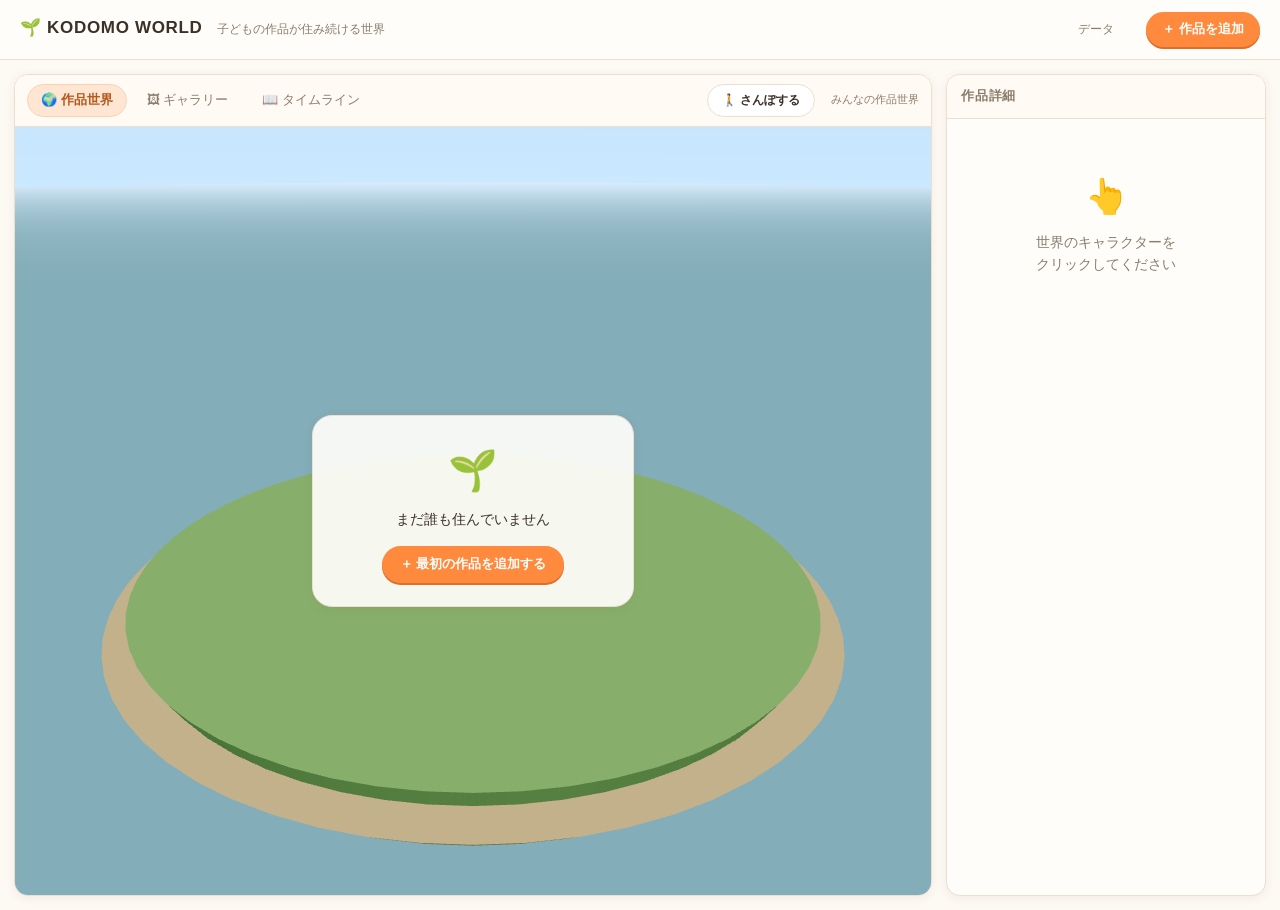
<file: index.html>
<!DOCTYPE html>
<html lang="ja">
<head>
<meta charset="utf-8">
<meta name="viewport" content="width=device-width, initial-scale=1">
<title>🌱 KODOMO WORLD</title>
<link rel="stylesheet" href="styles.css?v=19">
<link rel="stylesheet" href="gallery.css?v=19">
</head>
<body>
<header>
  <h1>🌱 KODOMO WORLD</h1>
  <span class="tag">子どもの作品が住み続ける世界</span>
  <span class="stat" id="stat"></span>
  <a class="sublink" href="data.html">データ</a>
  <a class="cta" href="add.html">＋ 作品を追加</a>
</header>

<div class="layout world-layout">
  <!-- 世界・ギャラリー・タイムライン -->
  <section class="panel">
    <div class="tabs">
      <button data-v="world" class="on">🌍 作品世界</button>
      <button data-v="archive">🖼 ギャラリー</button>
      <button data-v="timeline">📖 タイムライン</button>
      <button id="modeBtn" class="mode" type="button" style="margin-left:auto">🚶 さんぽする</button>
      <span style="font-size:11px;color:var(--ink-soft);align-self:center;margin-left:10px" id="worldName"></span>
    </div>
    <div class="view on" id="view-world">
      <div id="world3d"></div>
      <div id="worldEmpty">
        <span class="big">🌱</span>
        <span>まだ誰も住んでいません</span>
        <a class="cta" href="add.html">＋ 最初の作品を追加する</a>
      </div>
      <div id="worldHint">ドラッグで見まわす ・ ホイールで近づく ・ キャラクターをドラッグで移動</div>
      <div id="worldTier"></div>
    </div>
    <div class="view" id="view-archive"><div id="archiveBox"></div></div>
    <div class="view" id="view-timeline"><div class="tl" id="tl"></div></div>
  </section>

  <!-- 作品詳細 -->
  <aside class="panel">
    <h2>作品詳細</h2>
    <div class="body" id="detail">
      <div class="empty"><span class="big">👆</span>世界のキャラクターを<br>クリックしてください</div>
    </div>
  </aside>
</div>

<div id="lightbox"><img id="lbImg" alt="元の作品"><div class="cap" id="lbCap"></div></div>
<div id="toast"></div>

<script src="gallery.js?v=19"></script>
<script src="core.js?v=19"></script>
<script src="world.js?v=19"></script>
<script type="module" src="world3d.js?v=19"></script>
</body>
</html>
</file>
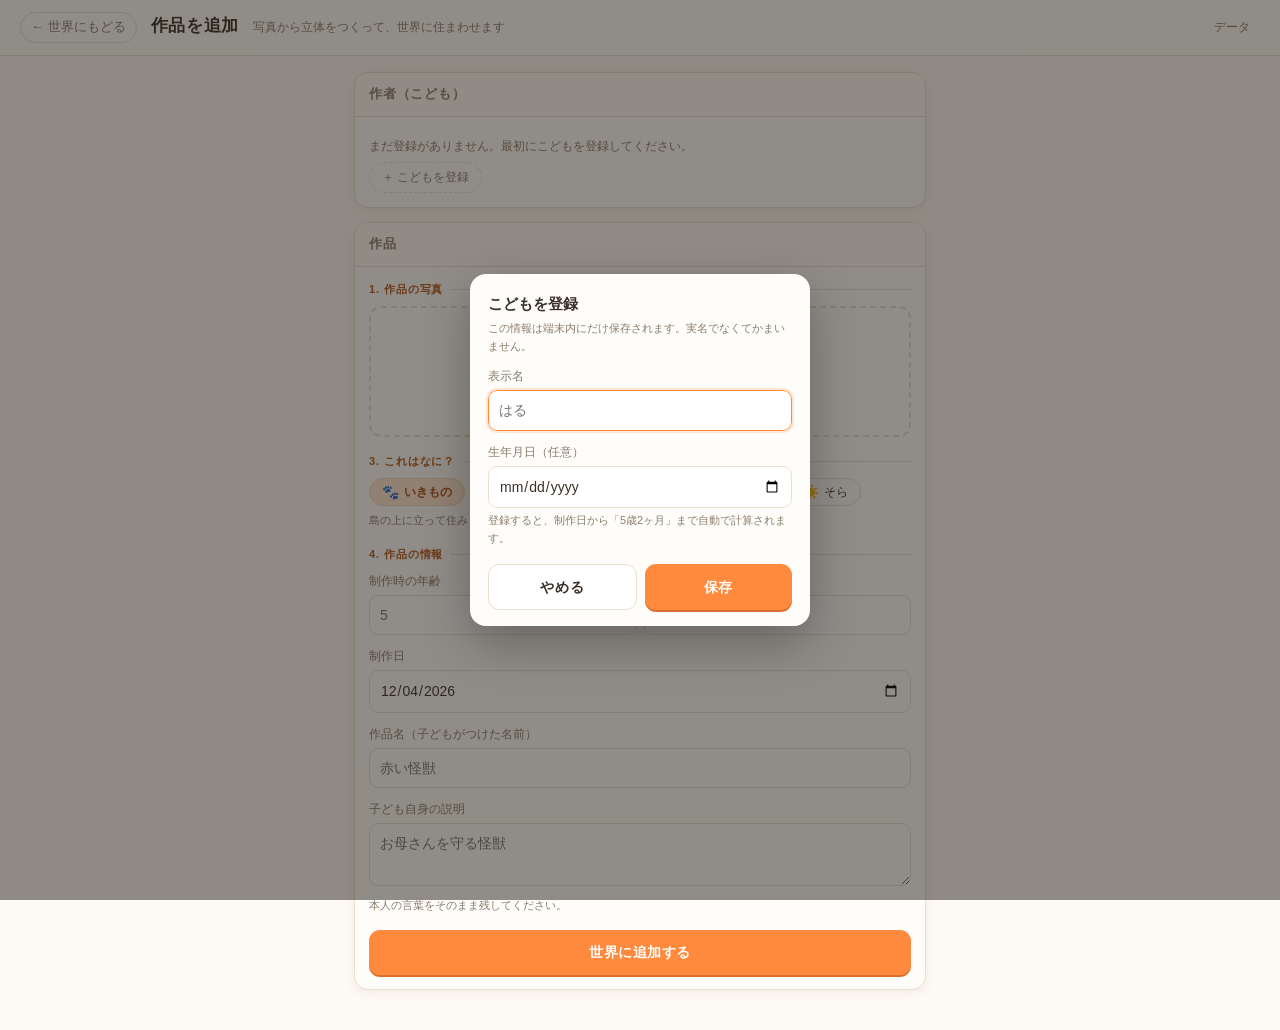
<file: add.html>
<!DOCTYPE html>
<html lang="ja">
<head>
<meta charset="utf-8">
<meta name="viewport" content="width=device-width, initial-scale=1">
<title>作品を追加 — KODOMO WORLD</title>
<link rel="stylesheet" href="styles.css?v=15">
</head>
<body>
<header>
  <a class="back" href="index.html">← 世界にもどる</a>
  <h1>作品を追加</h1>
  <span class="tag">写真から立体をつくって、世界に住まわせます</span>
  <a class="sublink" href="data.html">データ</a>
</header>

<div class="addwrap">
  <section class="panel">
    <h2>作者（こども）</h2>
    <div class="body">
      <div class="kids" id="kids"></div>
      <div class="kids-empty" id="kidsEmpty">まだ登録がありません。最初にこどもを登録してください。</div>
      <button type="button" class="mini" id="kidAdd">＋ こどもを登録</button>
    </div>
  </section>

  <section class="panel">
    <h2>作品</h2>
    <div class="body">
      <form id="form">
        <div class="step">1. 作品の写真</div>
        <div id="drop"><span class="big">🖼️</span>作品の写真を選ぶ<br><span style="font-size:11px">クリック / ドラッグ＆ドロップ</span></div>
        <input type="file" id="file" accept="image/*" hidden>
        <div id="preview"><img id="prevImg" alt=""><div class="name" id="prevName"></div></div>

        <div id="step3d" hidden>
          <div class="step">2. 3Dにする</div>
          <div id="cutWrap">
            <canvas id="cutCanvas" width="240" height="200"></canvas>
            <div id="cutBusy">かたちを読みとっています…</div>
          </div>
          <label class="check"><input type="checkbox" id="use3d" checked> 背景を抜いて立体にする</label>
          <div id="opt3d">
            <label for="tol">背景の抜き具合 <span class="v" id="tolV"></span></label>
            <input type="range" id="tol" min="6" max="32" value="16">
            <label for="thick">厚み <span class="v" id="thickV"></span></label>
            <input type="range" id="thick" min="4" max="26" value="12">
          </div>
          <div class="hint" id="cutNote"></div>
        </div>

        <div class="step">3. これはなに？</div>
        <div class="roles" id="roles"></div>
        <div class="hint" id="roleHint"></div>

        <div class="step">4. 作品の情報</div>

        <div class="row">
          <div>
            <label for="ageY">制作時の年齢</label>
            <input type="number" id="ageY" min="0" max="20" placeholder="5" required>
          </div>
          <div>
            <label for="ageM">ヶ月（任意）</label>
            <input type="number" id="ageM" min="0" max="11" placeholder="2">
          </div>
        </div>
        <div class="hint" id="ageHint"></div>

        <label for="date">制作日</label>
        <input type="date" id="date" required>

        <label for="title">作品名（子どもがつけた名前）</label>
        <input type="text" id="title" placeholder="赤い怪獣" required>

        <label for="desc">子ども自身の説明</label>
        <textarea id="desc" placeholder="お母さんを守る怪獣"></textarea>
        <div class="hint">本人の言葉をそのまま残してください。</div>

        <button class="btn" type="submit" id="submit">世界に追加する</button>
      </form>

      <div id="done" hidden>
        <div class="done-card">
          <img id="doneImg" alt="">
          <div class="done-title" id="doneTitle"></div>
          <div class="done-meta" id="doneMeta"></div>
          <a class="btn" id="doneSee" href="index.html">🌍 世界で見る</a>
          <button class="btn ghost" type="button" id="doneMore">つづけて追加する</button>
        </div>
      </div>
    </div>
  </section>
</div>

<div class="modal" id="kidModal">
  <div class="modal-card">
    <h3 id="kmTitle">こどもを登録</h3>
    <div class="hint">この情報は端末内にだけ保存されます。実名でなくてかまいません。</div>
    <label for="kmName">表示名</label>
    <input type="text" id="kmName" placeholder="はる" autocomplete="off" maxlength="20">
    <label for="kmBirth">生年月日（任意）</label>
    <input type="date" id="kmBirth">
    <div class="hint">登録すると、制作日から「5歳2ヶ月」まで自動で計算されます。</div>
    <div class="modal-actions">
      <button type="button" class="btn ghost" id="kmCancel">やめる</button>
      <button type="button" class="btn" id="kmSave">保存</button>
    </div>
    <button type="button" class="del" id="kmDelete" style="display:none">このこどもを削除する</button>
  </div>
</div>

<div id="toast"></div>

<script src="modeler.js?v=15"></script>
<script src="core.js?v=15"></script>
<script src="add.js?v=15"></script>
</body>
</html>
</file>
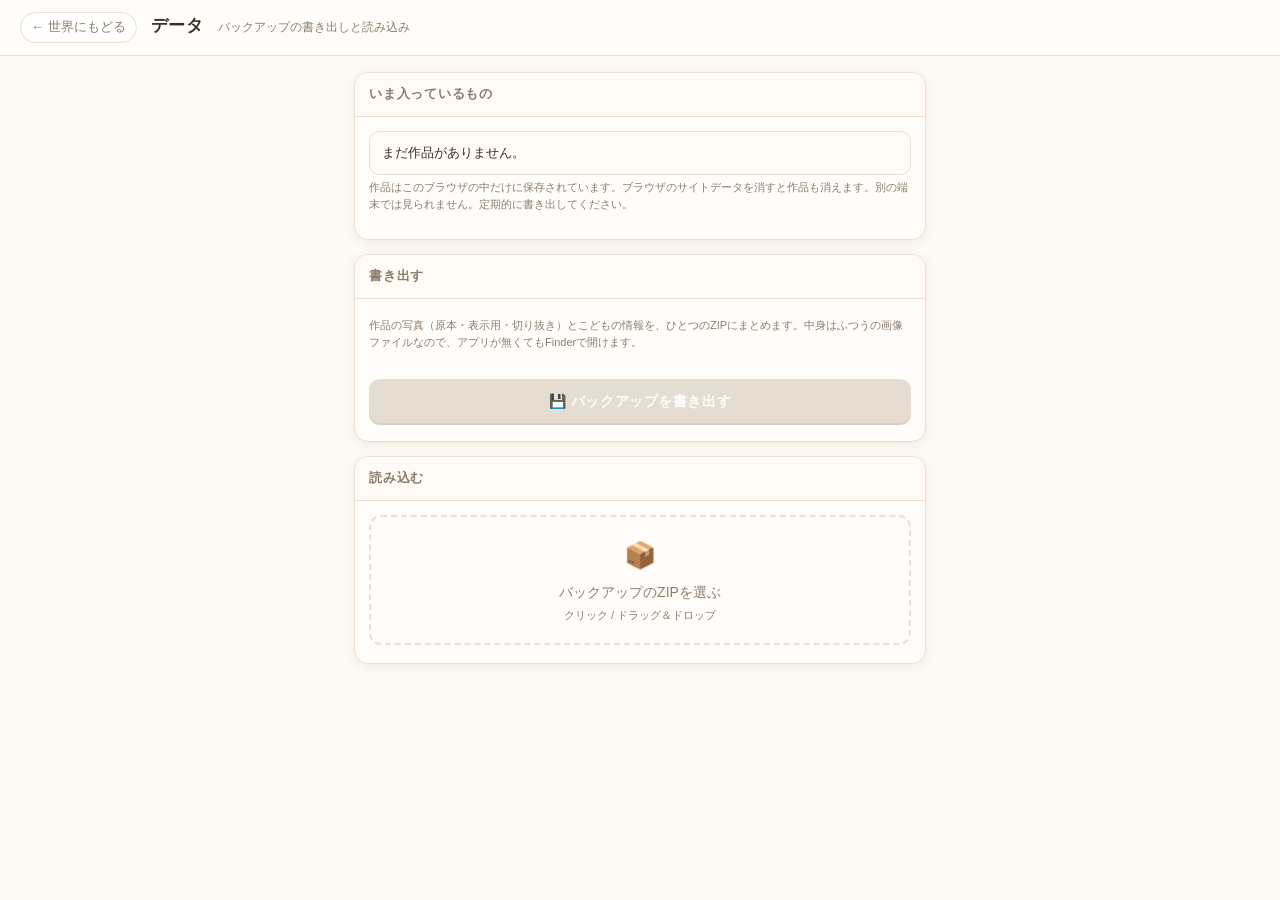
<file: data.html>
<!DOCTYPE html>
<html lang="ja">
<head>
<meta charset="utf-8">
<meta name="viewport" content="width=device-width, initial-scale=1">
<title>データ — KODOMO WORLD</title>
<link rel="stylesheet" href="styles.css?v=10">
</head>
<body>
<header>
  <a class="back" href="index.html">← 世界にもどる</a>
  <h1>データ</h1>
  <span class="tag">バックアップの書き出しと読み込み</span>
</header>

<div class="addwrap">
  <section class="panel">
    <h2>いま入っているもの</h2>
    <div class="body">
      <div class="sum" id="sum">読み込み中…</div>
      <p class="hint">作品はこのブラウザの中だけに保存されています。ブラウザのサイトデータを消すと作品も消えます。別の端末では見られません。定期的に書き出してください。</p>
    </div>
  </section>

  <section class="panel">
    <h2>書き出す</h2>
    <div class="body">
      <p class="hint">作品の写真（原本・表示用・切り抜き）とこどもの情報を、ひとつのZIPにまとめます。中身はふつうの画像ファイルなので、アプリが無くてもFinderで開けます。</p>
      <button class="btn" id="btnExport">💾 バックアップを書き出す</button>
      <div class="hint" id="exportNote"></div>
    </div>
  </section>

  <section class="panel">
    <h2>読み込む</h2>
    <div class="body">
      <div id="drop"><span class="big">📦</span>バックアップのZIPを選ぶ<br><span style="font-size:11px">クリック / ドラッグ＆ドロップ</span></div>
      <input type="file" id="file" accept=".zip,application/zip" hidden>
      <div id="picked" hidden>
        <div class="sum" id="pickedSum"></div>
        <label class="check"><input type="checkbox" id="replace"> いまのデータを全部消してから読み込む</label>
        <div class="hint" id="replaceNote">ふだんはチェック不要です。同じ作品（同じid）は二重に増えません。</div>
        <button class="btn" id="btnImport">この内容を読み込む</button>
        <button class="btn ghost" id="btnCancel">やめる</button>
      </div>
      <div class="hint" id="importNote"></div>
    </div>
  </section>
</div>

<div id="toast"></div>

<script src="zip.js?v=10"></script>
<script src="core.js?v=10"></script>
<script src="backup.js?v=10"></script>
<script src="data.js?v=10"></script>
</body>
</html>
</file>
<file: styles.css>
:root{
  --paper:#fdf9f3; --ink:#3b3128; --ink-soft:#8b7c6b; --line:#eadfd0;
  --accent:#ff8a3d; --accent-soft:#ffe6d3; --green:#5fb87a; --card:#fffdfa;
  --shadow:0 2px 10px rgba(120,90,50,.09);
  --radius:14px;
}
*{box-sizing:border-box}
html,body{height:100%}
body{
  margin:0; background:var(--paper); color:var(--ink);
  font-family:-apple-system,BlinkMacSystemFont,"Hiragino Maru Gothic ProN","Hiragino Sans","Yu Gothic",sans-serif;
  font-size:14px; line-height:1.6;
}
button{font:inherit;cursor:pointer}
input,textarea,select{font:inherit;color:inherit}

/* header */
header{
  display:flex;align-items:baseline;gap:14px;flex-wrap:wrap;
  padding:12px 20px;background:var(--card);border-bottom:1px solid var(--line);
}
header h1{margin:0;font-size:17px;letter-spacing:.04em}
header .tag{font-size:12px;color:var(--ink-soft)}
header .stat{margin-left:auto;font-size:12px;color:var(--ink-soft)}

header .sublink{
  margin-left:auto;color:var(--ink-soft);text-decoration:none;font-size:12px;padding:4px 10px;border-radius:999px;
}
header .sublink:hover{background:#fff;color:var(--accent)}
header .sublink + .cta{margin-left:8px}
.sum{background:#fffaf4;border:1px solid var(--line);border-radius:10px;padding:10px 12px;font-size:13px;line-height:1.7}
#picked{margin-top:12px}
#picked .btn{margin-top:10px}
header .cta{
  margin-left:auto;background:var(--accent);color:#fff;text-decoration:none;font-weight:700;font-size:13px;
  padding:7px 16px;border-radius:999px;box-shadow:0 2px 0 #d9702c;white-space:nowrap;
}
header .stat + .cta{margin-left:14px}
header .cta:hover{filter:brightness(1.05)}
header .back{
  color:var(--ink-soft);text-decoration:none;font-size:13px;padding:4px 10px;border:1px solid var(--line);
  border-radius:999px;background:#fff;white-space:nowrap;
}
header .back:hover{border-color:var(--accent);color:var(--accent)}

/* layout */
.layout{
  display:grid;grid-template-columns:minmax(0,1fr) 320px;gap:14px;
  padding:14px;align-items:start;
  height:calc(100vh - 50px);
}
.panel{background:var(--card);border:1px solid var(--line);border-radius:var(--radius);box-shadow:var(--shadow);
  height:100%;display:flex;flex-direction:column;overflow:hidden}
.panel > h2{
  margin:0;padding:11px 14px;font-size:13px;letter-spacing:.06em;color:var(--ink-soft);
  border-bottom:1px solid var(--line);background:#fffaf4;flex:none;
}
.panel .body{padding:14px;overflow:auto;flex:1}

/* form */
label{display:block;font-size:12px;color:var(--ink-soft);margin:12px 0 4px}
label:first-child{margin-top:0}
input[type=text],input[type=number],input[type=date],textarea{
  width:100%;padding:8px 10px;border:1px solid var(--line);border-radius:9px;background:#fff;
}
input:focus,textarea:focus{outline:2px solid var(--accent-soft);border-color:var(--accent)}
textarea{resize:vertical;min-height:62px}
.row{display:flex;gap:8px}
.row > div{flex:1}
.hint{font-size:11px;color:var(--ink-soft);margin-top:4px}
#drop{
  border:2px dashed var(--line);border-radius:12px;padding:18px 10px;text-align:center;
  color:var(--ink-soft);background:#fffdf9;cursor:pointer;transition:.15s;
}
#drop:hover,#drop.over{border-color:var(--accent);background:var(--accent-soft);color:var(--ink)}
#drop .big{font-size:26px;display:block;margin-bottom:4px}
#preview{display:none;margin-top:8px;text-align:center}
#preview img{max-width:100%;max-height:150px;border-radius:10px;box-shadow:var(--shadow)}
#preview .name{font-size:11px;color:var(--ink-soft);margin-top:4px;word-break:break-all}
.btn{
  width:100%;margin-top:16px;padding:11px;border:none;border-radius:11px;
  background:var(--accent);color:#fff;font-weight:700;letter-spacing:.04em;
}
.btn{box-shadow:0 2px 0 #d9702c}
.btn:hover{filter:brightness(1.05)}
.btn:disabled{background:#e6ddd2;box-shadow:0 2px 0 #d8cec1;cursor:not-allowed}
.btn.ghost{background:#fff;color:var(--ink);border:1px solid var(--line);box-shadow:none;font-weight:600}
.btn.sub{background:var(--green);box-shadow:0 2px 0 #4a9c62}

/* 追加ページ */
.addwrap{
  max-width:600px;margin:0 auto;padding:16px 14px 40px;
  display:flex;flex-direction:column;gap:14px;
}
.addwrap .panel{height:auto}
.addwrap .body{overflow:visible}
#done{padding:4px 0}
.done-card{text-align:center}
.done-card img{max-width:100%;max-height:220px;border-radius:12px;border:1px solid var(--line);background:#f8f3ec}
.done-title{font-size:18px;font-weight:800;margin:10px 0 2px}
.done-meta{font-size:12px;color:var(--ink-soft);margin-bottom:4px}
.done-card .btn{display:block;text-align:center;text-decoration:none}
#worldEmpty .cta{
  pointer-events:auto;margin-top:10px;background:var(--accent);color:#fff;text-decoration:none;font-weight:700;
  font-size:13px;padding:8px 18px;border-radius:999px;box-shadow:0 2px 0 #d9702c;
}

/* 追加フォームの段 */
.step{
  margin:16px 0 8px;font-size:11px;font-weight:700;letter-spacing:.08em;color:#b4571c;
  display:flex;align-items:center;gap:8px;
}
.step::after{content:"";flex:1;height:1px;background:var(--line)}
.step:first-child{margin-top:0}
#step3d{border:1px solid var(--line);border-radius:12px;padding:0 12px 12px;background:#fffaf4;margin-top:14px}
#step3d .step{margin-top:12px}
#cutWrap{position:relative;border-radius:10px;overflow:hidden;
  background-color:#f3ece2;
  background-image:linear-gradient(45deg,#e6ddd0 25%,transparent 25%,transparent 75%,#e6ddd0 75%),
                   linear-gradient(45deg,#e6ddd0 25%,transparent 25%,transparent 75%,#e6ddd0 75%);
  background-size:16px 16px;background-position:0 0,8px 8px}
#cutCanvas{display:block;width:100%;height:auto}
#cutBusy{position:absolute;inset:0;display:none;align-items:center;justify-content:center;
  background:rgba(255,253,250,.85);font-size:12px;color:var(--ink-soft)}
#cutBusy.on{display:flex}
.check{display:flex;align-items:center;gap:7px;margin:10px 0 2px;font-size:12px;color:var(--ink)}
.check input{width:16px;height:16px;accent-color:var(--accent)}
#opt3d label{display:flex;justify-content:space-between;align-items:baseline}
#opt3d label .v{color:var(--ink);font-size:11px}
#opt3d input[type=range]{width:100%;accent-color:var(--accent);margin:2px 0 4px}
#opt3d.off{opacity:.4;pointer-events:none}

/* 役割（これはなに？） */
.roles{display:flex;flex-wrap:wrap;gap:6px;margin:2px 0 6px}
.role{
  display:flex;align-items:center;gap:5px;border:1px solid var(--line);background:#fff;color:var(--ink);
  border-radius:999px;padding:6px 12px;font-size:12px;line-height:1;
}
.role .e{font-size:14px}
.role:hover{border-color:var(--accent)}
.role.on{background:var(--accent-soft);border-color:#f7d3b6;color:#a54f18;font-weight:700}
.roles.small .role{padding:4px 9px;font-size:11px}
.roles.small .role .e{font-size:12px}

/* children */
.kids{display:flex;flex-wrap:wrap;gap:6px;margin-bottom:6px}
.kid{display:flex;align-items:center;gap:7px;padding:4px 6px 4px 4px;border:1px solid var(--line);
  background:#fff;border-radius:999px;color:var(--ink);line-height:1.25}
.kid.on{border-color:var(--accent);background:var(--accent-soft)}
.kid .av{width:26px;height:26px;border-radius:50%;background:#ffd9be;display:grid;place-items:center;
  font-size:12px;font-weight:700;color:#b4571c;flex:none}
.kid .nm{font-size:13px;font-weight:700}
.kid.on .nm{color:#a54f18}
.kid .sub{display:block;font-size:10px;color:var(--ink-soft);font-weight:400}
.kid .ed{border:none;background:none;color:var(--ink-soft);font-size:12px;padding:2px 4px;border-radius:50%}
.kid .ed:hover{background:rgba(0,0,0,.06);color:var(--ink)}
.mini{border:1px dashed var(--line);background:#fff;color:var(--ink-soft);border-radius:999px;padding:5px 12px;font-size:12px}
.mini:hover{border-color:var(--accent);color:var(--accent);background:#fffaf5}
.kids-empty{font-size:12px;color:var(--ink-soft);margin-bottom:6px}
.modal{position:fixed;inset:0;background:rgba(35,28,20,.5);display:none;align-items:center;justify-content:center;z-index:150;padding:20px}
.modal.on{display:flex}
.modal-card{background:var(--card);border-radius:16px;padding:18px 18px 16px;width:min(340px,100%);
  box-shadow:0 18px 50px rgba(0,0,0,.28)}
.modal-card h3{margin:0 0 2px;font-size:15px}
.modal-actions{display:flex;gap:8px;margin-top:16px}
.modal-actions .btn{margin-top:0}

/* tabs */
.tabs{display:flex;gap:6px;padding:9px 12px;border-bottom:1px solid var(--line);background:#fffaf4;flex:none}
.tabs button{
  border:1px solid transparent;background:transparent;color:var(--ink-soft);
  padding:5px 13px;border-radius:999px;font-size:13px;
}
.tabs button.on{background:var(--accent-soft);color:#b4571c;border-color:#f7d3b6;font-weight:700}
.view{display:none;flex:1;overflow:auto}
.view.on{display:block}
#view-world{overflow:hidden;padding:0}

/* world (3D) */
#view-world{position:relative}
#world3d{position:absolute;inset:0;background:linear-gradient(#8ec9f5,#cfeaff)}
#world3d canvas{display:block}
#worldEmpty{
  position:absolute;inset:0;display:flex;flex-direction:column;align-items:center;justify-content:center;
  color:var(--ink);text-align:center;gap:6px;pointer-events:none;
}
/* 3Dの島に重なるので、文字は必ず白い下地の上に置く */
#worldEmpty > *{position:relative;z-index:1}
#worldEmpty::before{
  content:"";position:absolute;width:min(320px,80%);height:190px;border-radius:20px;
  background:rgba(255,253,250,.92);border:1px solid var(--line);box-shadow:var(--shadow);
}
#worldEmpty .big{font-size:40px}
#worldHint{
  position:absolute;left:50%;bottom:10px;transform:translateX(-50%);
  background:rgba(255,255,255,.82);border:1px solid var(--line);border-radius:999px;
  padding:3px 14px;font-size:11px;color:var(--ink-soft);pointer-events:none;white-space:nowrap;
}
.tabs .mode{
  border:1px solid var(--line);background:#fff;color:var(--ink);border-radius:999px;
  padding:5px 14px;font-size:12px;font-weight:700;white-space:nowrap;
}
.tabs .mode:hover{border-color:var(--accent);color:var(--accent)}
.tabs .mode.on{background:var(--green);border-color:var(--green);color:#fff}
#worldTier{
  position:absolute;left:50%;top:16px;transform:translateX(-50%) translateY(-8px);
  background:rgba(255,255,255,.95);border:1px solid #f7d3b6;color:#b4571c;font-weight:700;
  border-radius:999px;padding:6px 18px;font-size:13px;pointer-events:none;
  opacity:0;transition:.35s;box-shadow:var(--shadow);
}
#worldTier.on{opacity:1;transform:translateX(-50%) translateY(0)}

/* timeline */
.tl{padding:16px 18px}
.tl .age{display:flex;align-items:center;gap:10px;margin:14px 0 8px;font-weight:700}
.tl .age .badge{background:var(--accent-soft);color:#b4571c;border-radius:999px;padding:2px 12px;font-size:13px}
.tl .age .line{flex:1;height:1px;background:var(--line)}
.tl .items{border-left:2px dotted var(--line);margin-left:22px;padding-left:16px}
.tl .item{display:flex;align-items:center;gap:10px;padding:6px 8px;border-radius:10px;cursor:pointer;width:100%;
  background:transparent;border:none;text-align:left}
.tl .item:hover{background:#fff6ec}
.tl .item .th{width:38px;height:38px;border-radius:8px;background:#f5efe6 center/cover no-repeat;flex:none;border:1px solid var(--line)}
.tl .item .t{font-weight:600}
.tl .item .s{font-size:11px;color:var(--ink-soft)}

/* detail */
#detail .empty{color:var(--ink-soft);text-align:center;padding:36px 12px}
#detail .empty .big{font-size:34px;display:block;margin-bottom:8px}
.d-img{width:100%;border-radius:12px;border:1px solid var(--line);background:#f8f3ec;display:block}
.d-title{font-size:17px;font-weight:800;margin:12px 0 2px}
.d-meta{font-size:12px;color:var(--ink-soft)}
.d-quote{
  margin:12px 0 0;padding:10px 12px;background:#fffaf0;border-left:3px solid var(--accent);
  border-radius:0 8px 8px 0;font-size:14px;
}
.d-quote .cap{display:block;font-size:11px;color:var(--ink-soft);margin-bottom:2px}
.d-sec{margin-top:16px;font-size:12px;color:var(--ink-soft);letter-spacing:.06em}
.rec{margin-top:6px;border-left:2px dotted var(--line);padding-left:14px}
.rec div{position:relative;padding:4px 0}
.rec div::before{content:"";position:absolute;left:-19px;top:12px;width:8px;height:8px;border-radius:50%;background:var(--accent)}
.rec .k{font-weight:700}
.rec .v{font-size:12px;color:var(--ink-soft)}
.del{display:block;width:100%;margin-top:18px;background:none;border:none;color:#c08a8a;font-size:11px;text-decoration:underline}

/* lightbox / toast */
#lightbox{position:fixed;inset:0;background:rgba(35,28,20,.86);display:none;align-items:center;justify-content:center;
  flex-direction:column;gap:10px;z-index:100;padding:24px;cursor:zoom-out}
#lightbox.on{display:flex}
#lightbox img{max-width:92vw;max-height:78vh;border-radius:10px;box-shadow:0 10px 40px rgba(0,0,0,.5);background:#fff}
#lightbox .cap{color:#fff;font-size:13px;text-align:center}
#toast{position:fixed;left:50%;bottom:28px;transform:translateX(-50%) translateY(20px);
  background:#3b3128;color:#fff;padding:10px 20px;border-radius:999px;opacity:0;transition:.25s;z-index:200;pointer-events:none;font-size:13px}
#toast.on{opacity:1;transform:translateX(-50%) translateY(0)}

@media (max-width:1000px){
  .layout{grid-template-columns:1fr;height:auto}
  header .cta{margin-left:0}
  /* タブは折り返さず横スクロール。折り返すと「作品世界」が2行になって崩れる */
  .tabs{flex-wrap:nowrap;overflow-x:auto;scrollbar-width:none}
  .tabs::-webkit-scrollbar{display:none}
  .tabs button{white-space:nowrap;flex:none}
  #worldName{display:none}
  /* 操作の案内は画面幅に収める */
  #worldHint{white-space:normal;max-width:88%;text-align:center;line-height:1.4;bottom:8px}
  .panel{height:auto;max-height:none}
  /* flex:1 の basis(0%) が height に勝ってしまうので、ここでは伸縮を止める */
  #view-world{flex:none;height:60vh;min-height:340px}
  .panel .body{max-height:none}
}
</file>
<file: gallery.css>
/* ============================================================
 * KODOMO WORLD - gallery.css
 * gallery.js が描画するギャラリー表示のスタイル。
 * 既存 styles.css のデザイントークン（--paper --ink --ink-soft --line
 * --accent --accent-soft --green --card --shadow --radius）を利用する。
 * クラス名はすべて kwg- 接頭辞。
 * ============================================================ */

.kwg-root{
  display:flex;flex-direction:column;gap:12px;
  height:100%;min-width:0;
}

/* ---------------- ツールバー ---------------- */
.kwg-toolbar{
  display:flex;flex-wrap:wrap;align-items:flex-end;gap:10px 14px;
  padding:0 2px;flex:none;
}

.kwg-seg{
  display:flex;gap:4px;padding:3px;background:#fffaf4;
  border:1px solid var(--line);border-radius:999px;flex:none;
}
.kwg-seg-btn{
  border:none;background:transparent;color:var(--ink-soft);
  padding:6px 12px;border-radius:999px;font-size:12px;font-weight:600;
  white-space:nowrap;
}
.kwg-seg-btn.kwg-on{background:var(--accent-soft);color:#b4571c}
.kwg-seg-btn:hover:not(.kwg-on){color:var(--ink)}

.kwg-field{display:flex;flex-direction:column;gap:3px;min-width:0}
.kwg-field-label{font-size:10px;color:var(--ink-soft);letter-spacing:.04em}
.kwg-select{
  padding:6px 8px;border:1px solid var(--line);border-radius:9px;background:#fff;
  color:var(--ink);font-size:12px;max-width:160px;
}
.kwg-select:focus{outline:2px solid var(--accent-soft);border-color:var(--accent)}

.kwg-count{
  margin-left:auto;font-size:12px;color:var(--ink-soft);
  align-self:center;white-space:nowrap;padding-top:14px;
}

/* ---------------- コンテンツ領域 ---------------- */
.kwg-content{flex:1;min-height:0;overflow:auto}

/* ---------------- 空状態 ---------------- */
.kwg-empty{
  display:flex;flex-direction:column;align-items:center;justify-content:center;
  gap:8px;padding:48px 16px;color:var(--ink-soft);text-align:center;
}
.kwg-empty-big{font-size:34px}
.kwg-empty-msg{font-size:13px}

/* ---------------- ギャラリーモード ---------------- */
.kwg-grid{
  display:grid;grid-template-columns:repeat(auto-fill,minmax(160px,1fr));
  gap:14px;padding:2px;
}
.kwg-card{
  display:flex;flex-direction:column;text-align:left;padding:0;
  background:var(--card);border:1px solid var(--line);border-radius:var(--radius);
  overflow:hidden;box-shadow:var(--shadow);cursor:pointer;transition:.15s;
  min-width:0;
}
.kwg-card:hover{transform:translateY(-2px);border-color:var(--accent)}
.kwg-card.kwg-sel{border-color:var(--accent);box-shadow:0 0 0 3px var(--accent-soft)}

.kwg-thumb{
  width:100%;aspect-ratio:4/3;background:#f5efe6;
  display:flex;align-items:center;justify-content:center;overflow:hidden;flex:none;
}
.kwg-thumb img{width:100%;height:100%;object-fit:contain;display:block}
.kwg-noimg{font-size:26px;opacity:.5}

.kwg-card-body{padding:9px 10px 10px;min-width:0}
.kwg-title{
  font-weight:700;font-size:13px;color:var(--ink);
  overflow:hidden;text-overflow:ellipsis;white-space:nowrap;
}
.kwg-meta-line{
  margin-top:2px;font-size:11px;color:var(--ink-soft);
  overflow:hidden;text-overflow:ellipsis;white-space:nowrap;
}
.kwg-meta-line .kwg-dot{margin:0 1px}
.kwg-date{margin-top:1px;font-size:11px;color:var(--ink-soft)}

/* ---------------- リストモード ---------------- */
.kwg-list{display:flex;flex-direction:column;gap:2px;padding:2px}
.kwg-row{
  display:flex;align-items:center;gap:10px;width:100%;
  padding:5px 8px;border:1px solid transparent;border-radius:9px;
  background:transparent;cursor:pointer;text-align:left;min-width:0;
}
.kwg-row:hover{background:#fff6ec}
.kwg-row.kwg-sel{background:var(--accent-soft);border-color:#f7d3b6}

.kwg-row-thumb{
  width:36px;height:36px;border-radius:7px;background:#f5efe6;
  border:1px solid var(--line);overflow:hidden;flex:none;
  display:flex;align-items:center;justify-content:center;
}
.kwg-row-thumb img{width:100%;height:100%;object-fit:cover;display:block}
.kwg-row-thumb .kwg-noimg{font-size:15px}

.kwg-row-title{
  font-weight:700;font-size:12.5px;color:var(--ink);flex:1 1 140px;min-width:0;
  overflow:hidden;text-overflow:ellipsis;white-space:nowrap;
}
.kwg-row-author{
  font-size:11.5px;color:var(--ink-soft);flex:0 1 110px;min-width:0;
  overflow:hidden;text-overflow:ellipsis;white-space:nowrap;
}
.kwg-row-age{font-size:11.5px;color:var(--ink-soft);flex:none;width:64px}
.kwg-row-date{font-size:11.5px;color:var(--ink-soft);flex:none;width:80px;text-align:right}

/* ---------------- レスポンシブ ---------------- */
@media (max-width:480px){
  .kwg-toolbar{gap:8px 10px}
  .kwg-count{padding-top:0;margin-left:0;flex-basis:100%;text-align:right}
  .kwg-grid{grid-template-columns:repeat(auto-fill,minmax(128px,1fr));gap:10px}
  .kwg-row-author{display:none}
  .kwg-row-date{width:auto}
}
</file>
